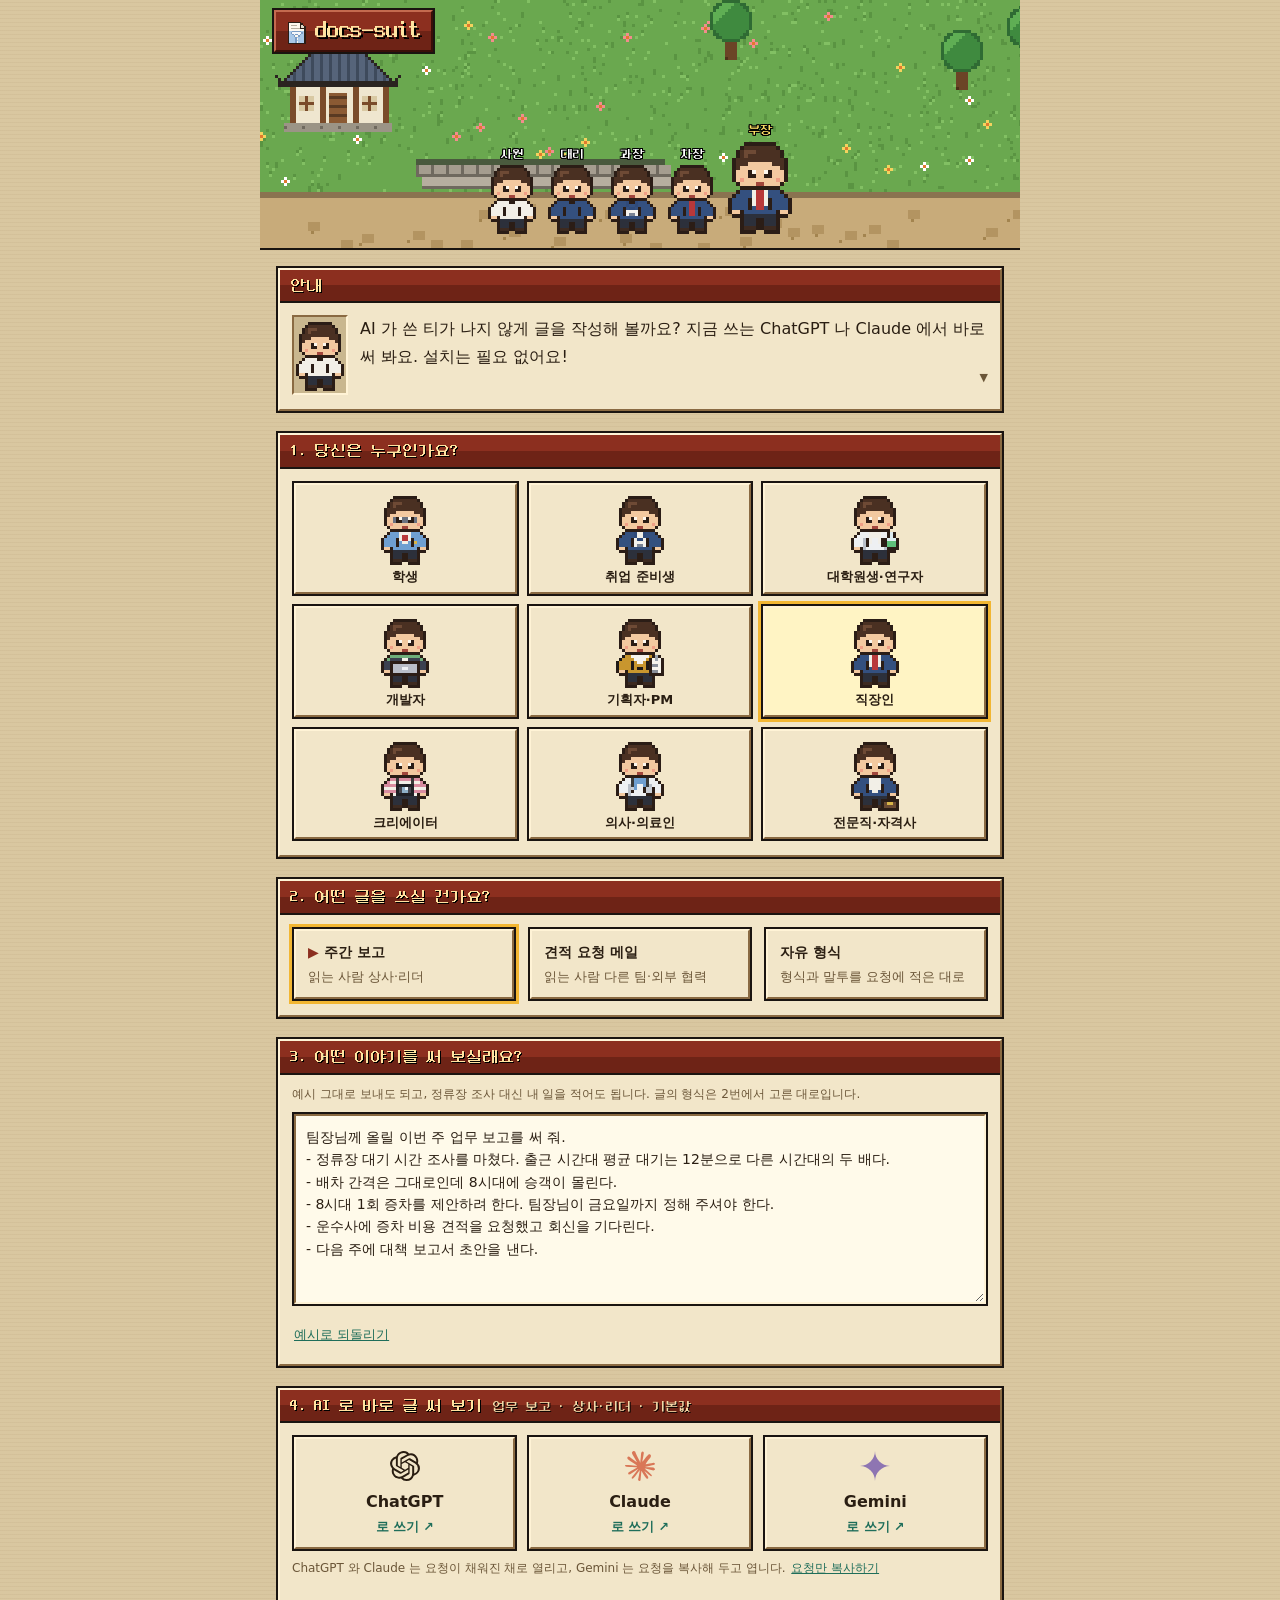
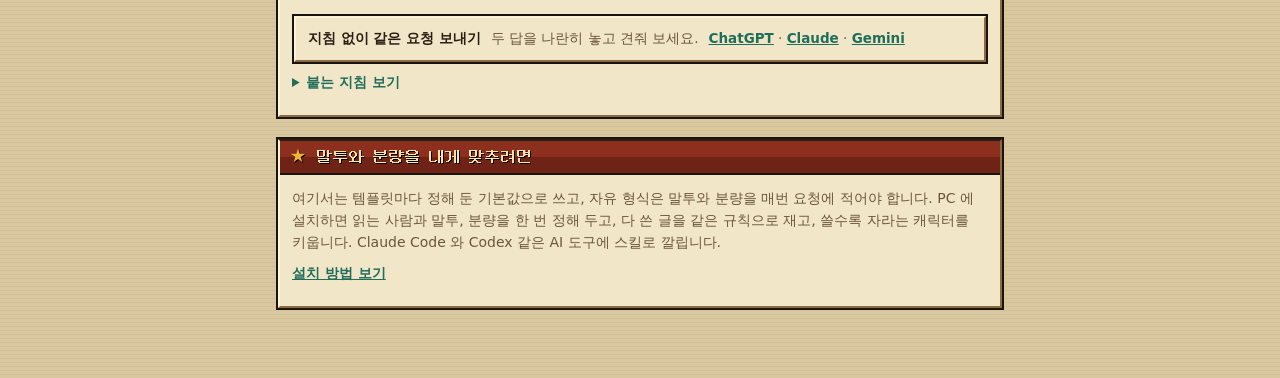
<file: docs/index.html>
<!doctype html>
<html lang="ko">
<head>
<meta charset="utf-8">
<meta name="docs-suit-data" content="7a0979a94a">
<meta name="viewport" content="width=device-width, initial-scale=1">
<title>docs-suit</title>
<!-- 링크를 붙였을 때 뜨는 미리보기 카드. 웹 판의 첫 주소는 index.html 이고 스크립트를 돌리지 않는 미리보기 수집기도 읽게 두 화면에 함께 둔다 -->
<meta name="description" content="AI 가 쓴 티가 나지 않게 글을 작성해 볼까요? 지금 쓰는 ChatGPT 나 Claude 에서 바로 써 봐요. 설치는 필요 없어요!">
<meta property="og:type" content="website">
<meta property="og:site_name" content="docs-suit">
<meta property="og:locale" content="ko_KR">
<meta property="og:title" content="docs-suit · AI 가 쓴 티 없이 바로 써 보기">
<meta property="og:description" content="AI 가 쓴 티가 나지 않게 글을 작성해 볼까요? 지금 쓰는 ChatGPT 나 Claude 에서 바로 써 봐요. 설치는 필요 없어요!">
<meta property="og:url" content="https://dodokim-lab.github.io/docs-suit/">
<meta property="og:image" content="https://dodokim-lab.github.io/docs-suit/readme/social-preview.png">
<meta property="og:image:width" content="1280">
<meta property="og:image:height" content="640">
<meta property="og:image:alt" content="글을 쓸수록 전직하는 docs-suit 도트 캐릭터">
<meta name="twitter:card" content="summary_large_image">
<link rel="icon" href="favicon.svg?v=50cfe72599" type="image/svg+xml">
<link rel="stylesheet" href="style.css?v=2f39be3485">
</head>
<body class="dash">
<script>
  // 웹 판은 써 보기 화면 하나라 대시보드를 거치지 않고 바로 연다. 화면이 iframe 안에서 스크롤되면 휴대폰의 당겨서 새로고침이 먹지 않는다.
  // suit.py serve 가 띄운 로컬 판은 머리에 열쇠를 심으므로 그대로 대시보드를 그린다
  if (!document.querySelector('meta[name="docs-suit-token"]')) location.replace("try.html" + location.search);
</script>
<header class="dashhead">
  <h1><img class="logo" src="favicon.svg?v=50cfe72599" alt="" width="24" height="28">docs-suit</h1>
  <nav class="tabs" role="tablist" aria-label="대시보드">
    <button type="button" role="tab" data-tab="character" aria-selected="false">캐릭터</button>
    <button type="button" role="tab" data-tab="setup" aria-selected="false">캐릭터 설정</button>
    <button type="button" role="tab" data-tab="theme" aria-selected="false">테마 설정</button>
  </nav>
</header>
<div id="local"></div>
<div class="frames">
  <iframe data-tab="character" title="캐릭터" hidden></iframe>
  <iframe data-tab="setup" title="캐릭터 설정" hidden></iframe>
  <iframe data-tab="theme" title="테마 설정" hidden></iframe>
</div>
<script src="local.js?v=9795dc0285"></script>
<script src="dashboard.js?v=d81b819bef"></script>
</body>
</html>
</file>
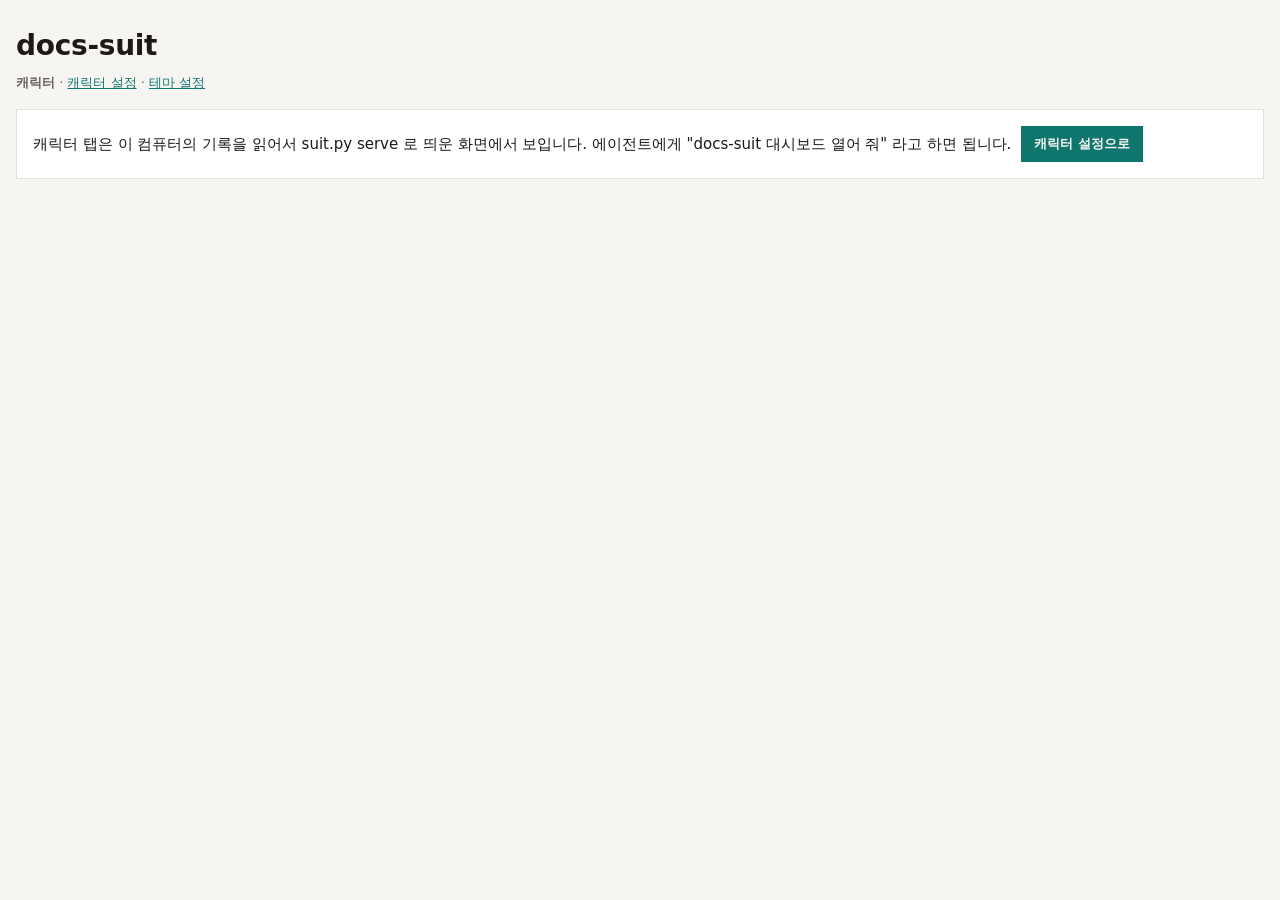
<file: docs/character.html>
<!doctype html>
<html lang="ko">
<head>
<meta charset="utf-8">
<meta name="docs-suit-data" content="7a0979a94a">
<meta name="viewport" content="width=device-width, initial-scale=1">
<title>docs-suit · 캐릭터</title>
<link rel="icon" href="favicon.svg?v=50cfe72599" type="image/svg+xml">
<link rel="stylesheet" href="style.css?v=2f39be3485">
</head>
<body>
<main>
  <header>
    <h1>docs-suit</h1>
    <p class="nav"><b>캐릭터</b> · <a href="index.html#setup">캐릭터 설정</a> · <a href="index.html#theme">테마 설정</a></p>
  </header>
  <div id="local"></div>
  <p class="empty" id="empty" hidden></p>
  <div class="layout charlayout" id="char" hidden>
    <aside class="out" aria-label="내 캐릭터">
      <canvas id="portrait" class="portrait big" width="160" height="240" role="img" aria-label="캐릭터 그림"></canvas>
      <div class="who" id="who"></div>
      <pre class="statusline" id="statusline" aria-label="상태 줄에 뜨는 모양"></pre>
      <ul class="ladder-list" id="next"></ul>
      <div class="row"><label><input type="checkbox" id="growthOn"> 캐릭터 키우기</label></div>
      <div class="status" id="status" aria-live="polite"></div>
    </aside>
    <div>
      <section class="step">
        <h2>꾸미기 <span class="now">머리 모양은 언제든 바꾸고, 옷 색과 소품, 옷은 전직하면서 열립니다</span></h2>
        <div id="looks"></div>
      </section>
      <section class="step">
        <h2>성장 기록 <span class="now" id="logNote"></span></h2>
        <div class="chips small" id="dex"></div>
        <table class="log" id="log"></table>
      </section>
      <section class="step">
        <h2>승급 키 <span class="now">3차와 4차 전직은 저장소에 기여하고 받은 키로 열립니다</span></h2>
        <ul class="ladder-list" id="keys"></ul>
        <div class="row">
          <label class="grow">키 <input type="text" id="key" autocomplete="off" spellcheck="false" placeholder="받은 키 전체를 붙여 넣습니다"></label>
          <button type="button" class="btn" id="addKey">넣기</button>
        </div>
      </section>
    </div>
  </div>
</main>
<script src="local.js?v=9795dc0285"></script>
<script src="core.js?v=228f293bc4"></script>
<script src="character.js?v=8eac79b3b2"></script>
</body>
</html>
</file>
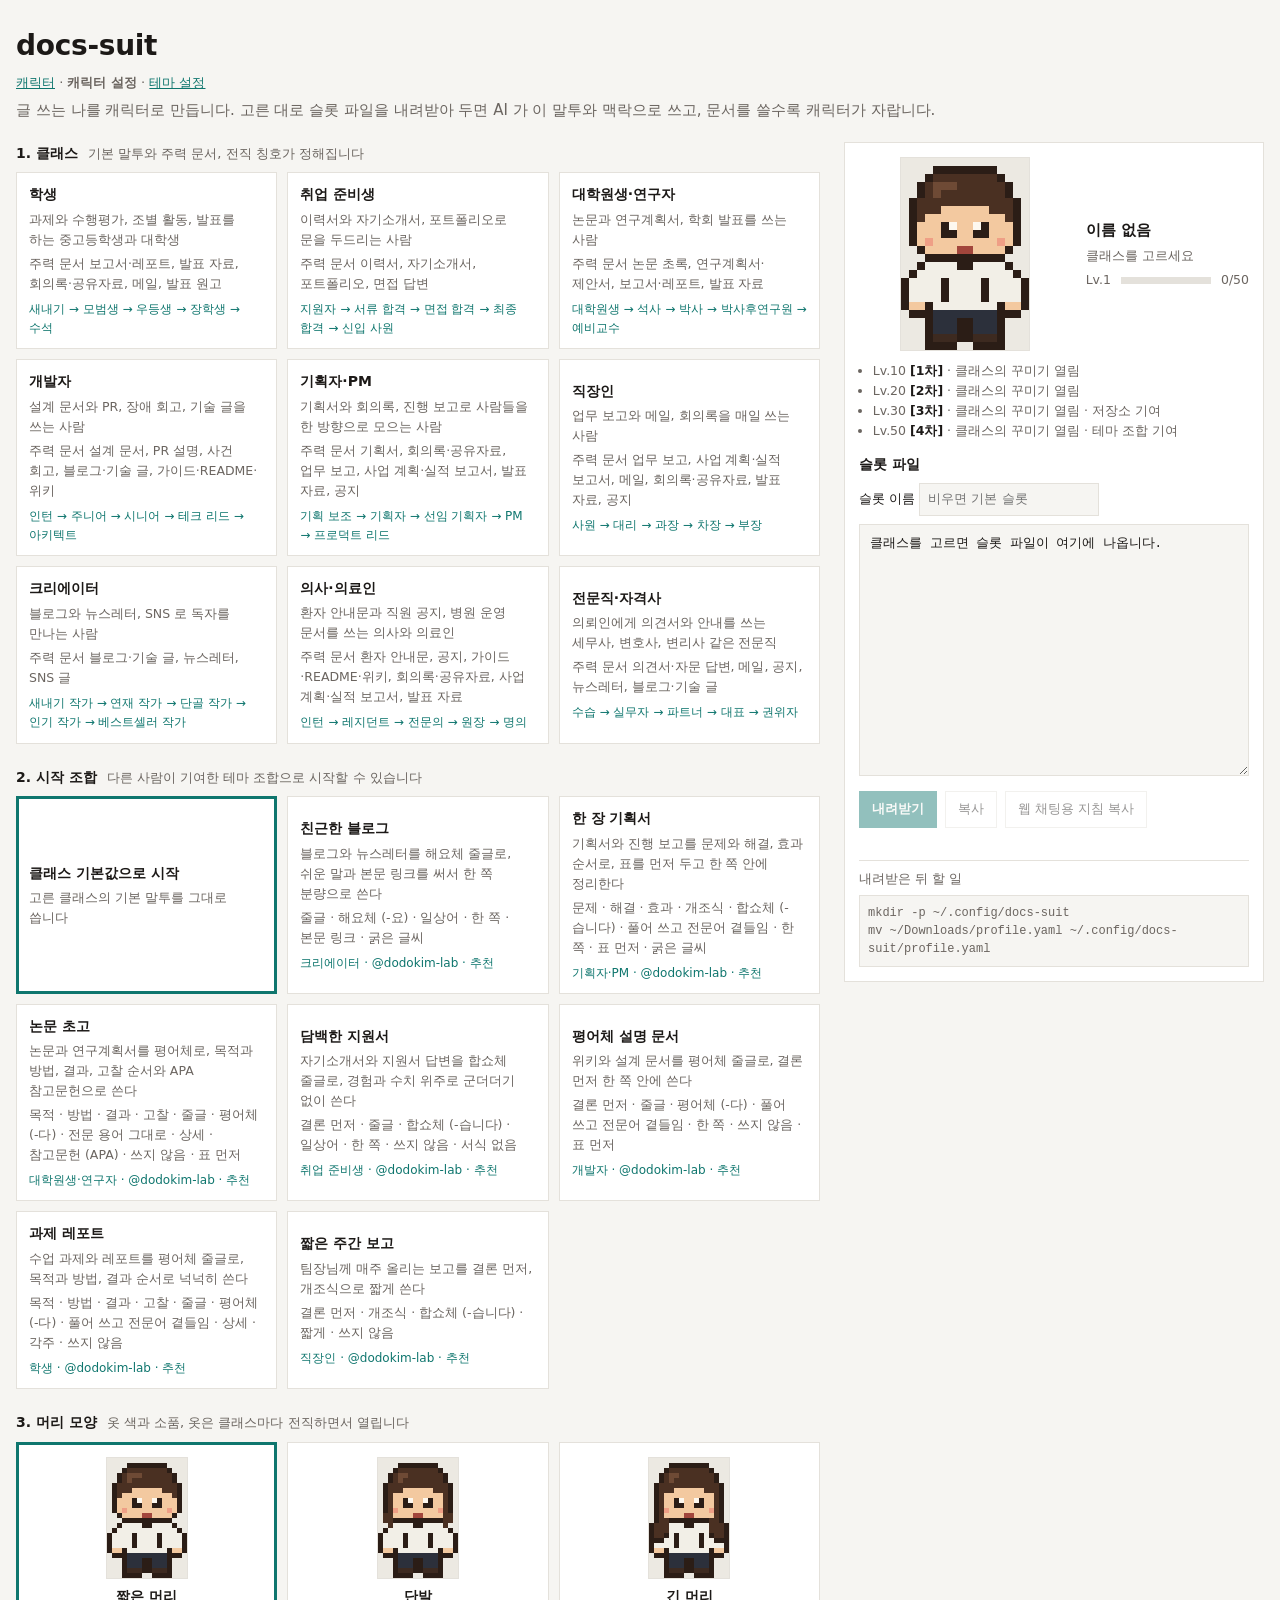
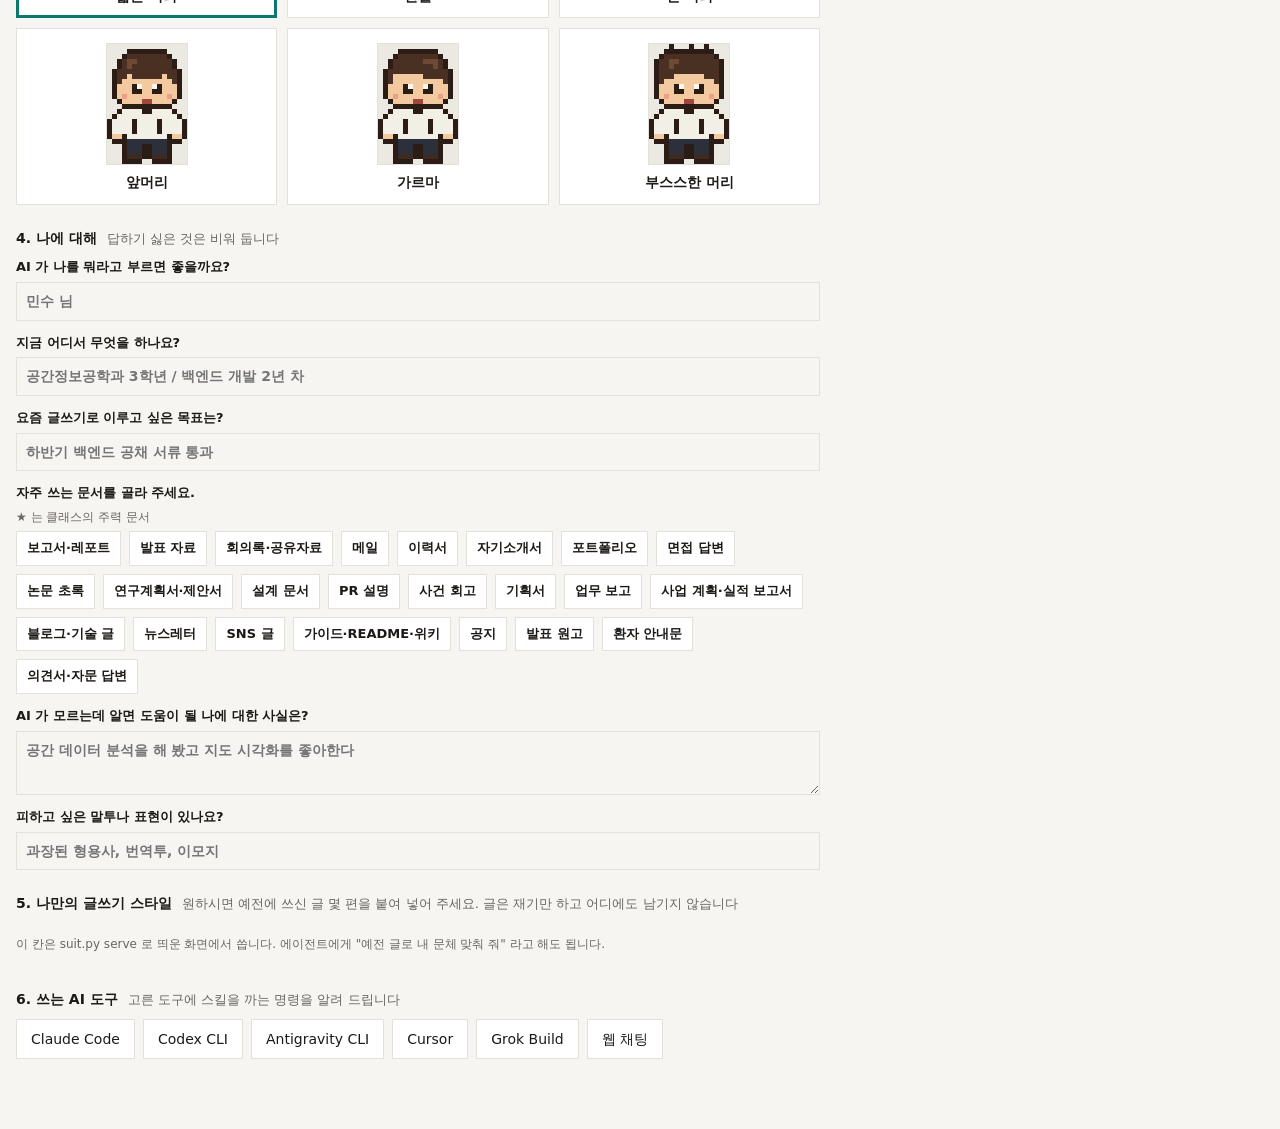
<file: docs/create.html>
<!doctype html>
<html lang="ko">
<head>
<meta charset="utf-8">
<meta name="docs-suit-data" content="7a0979a94a">
<meta name="viewport" content="width=device-width, initial-scale=1">
<title>docs-suit · 캐릭터 설정</title>
<link rel="icon" href="favicon.svg?v=50cfe72599" type="image/svg+xml">
<link rel="stylesheet" href="style.css?v=2f39be3485">
</head>
<body>
<main>
  <header>
    <h1>docs-suit</h1>
    <p class="nav"><a href="index.html#character">캐릭터</a> · <b>캐릭터 설정</b> · <a href="index.html#theme">테마 설정</a></p>
    <p>글 쓰는 나를 캐릭터로 만듭니다. 고른 대로 슬롯 파일을 내려받아 두면 AI 가 이 말투와 맥락으로 쓰고, 문서를 쓸수록 캐릭터가 자랍니다.</p>
  </header>
  <div id="local"></div>
  <div class="layout">
    <div>
      <section class="step">
        <h2>1. 클래스 <span class="now">기본 말투와 주력 문서, 전직 칭호가 정해집니다</span></h2>
        <div class="opts" id="classes"></div>
      </section>
      <section class="step">
        <h2>2. 시작 조합 <span class="now">다른 사람이 기여한 테마 조합으로 시작할 수 있습니다</span></h2>
        <div class="opts" id="presets"></div>
      </section>
      <section class="step">
        <h2>3. 머리 모양 <span class="now">옷 색과 소품, 옷은 클래스마다 전직하면서 열립니다</span></h2>
        <div class="opts" id="bases"></div>
      </section>
      <section class="step">
        <h2>4. 나에 대해 <span class="now">답하기 싫은 것은 비워 둡니다</span></h2>
        <div class="form" id="persona"></div>
      </section>
      <section class="step">
        <h2><span id="styleTitle">5. 나만의 글쓰기 스타일</span> <span class="now">원하시면 예전에 쓰신 글 몇 편을 붙여 넣어 주세요. 글은 재기만 하고 어디에도 남기지 않습니다</span></h2>
        <div class="form" id="learn"></div>
      </section>
      <section class="step">
        <h2>6. 쓰는 AI 도구 <span class="now">고른 도구에 스킬을 까는 명령을 알려 드립니다</span></h2>
        <div class="chips" id="agents"></div>
      </section>
    </div>
    <aside class="out" aria-label="만든 캐릭터">
      <div class="hero">
        <canvas id="portrait" class="portrait" width="128" height="192" role="img" aria-label="캐릭터 그림"></canvas>
        <div id="who"></div>
      </div>
      <ul class="ladder-list" id="ladder"></ul>
      <h2>슬롯 파일</h2>
      <div class="row">
        <label>슬롯 이름 <input id="slot" type="text" placeholder="비우면 기본 슬롯" autocomplete="off"></label>
      </div>
      <textarea id="yaml" class="yaml" readonly spellcheck="false" aria-label="슬롯 파일 내용"></textarea>
      <div class="row local-only">
        <label><input type="checkbox" id="installSkills"> 실행한 폴더에 고른 도구의 스킬도 깔기</label>
        <label><input type="checkbox" id="useHere"> 실행한 폴더에서 이 슬롯 쓰기</label>
      </div>
      <div class="row local-only" id="bindRow" hidden>
        <span class="note" id="bindNote"></span>
        <button type="button" class="btn" id="bind">이 폴더에서 이 캐릭터 쓰기</button>
      </div>
      <div class="actions">
        <button type="button" class="btn primary" id="download">내려받기</button>
        <button type="button" class="btn" id="copyYaml">복사</button>
        <button type="button" class="btn" id="copyPrompt">웹 채팅용 지침 복사</button>
      </div>
      <div class="status" id="status" aria-live="polite"></div>
      <div class="where">
        <span id="whereHead">내려받은 뒤 할 일</span>
        <pre class="cmd" id="install"></pre>
      </div>
    </aside>
  </div>
</main>
<script src="local.js?v=9795dc0285"></script>
<script src="core.js?v=228f293bc4"></script>
<script src="create.js?v=afe8549e6e"></script>
</body>
</html>
</file>
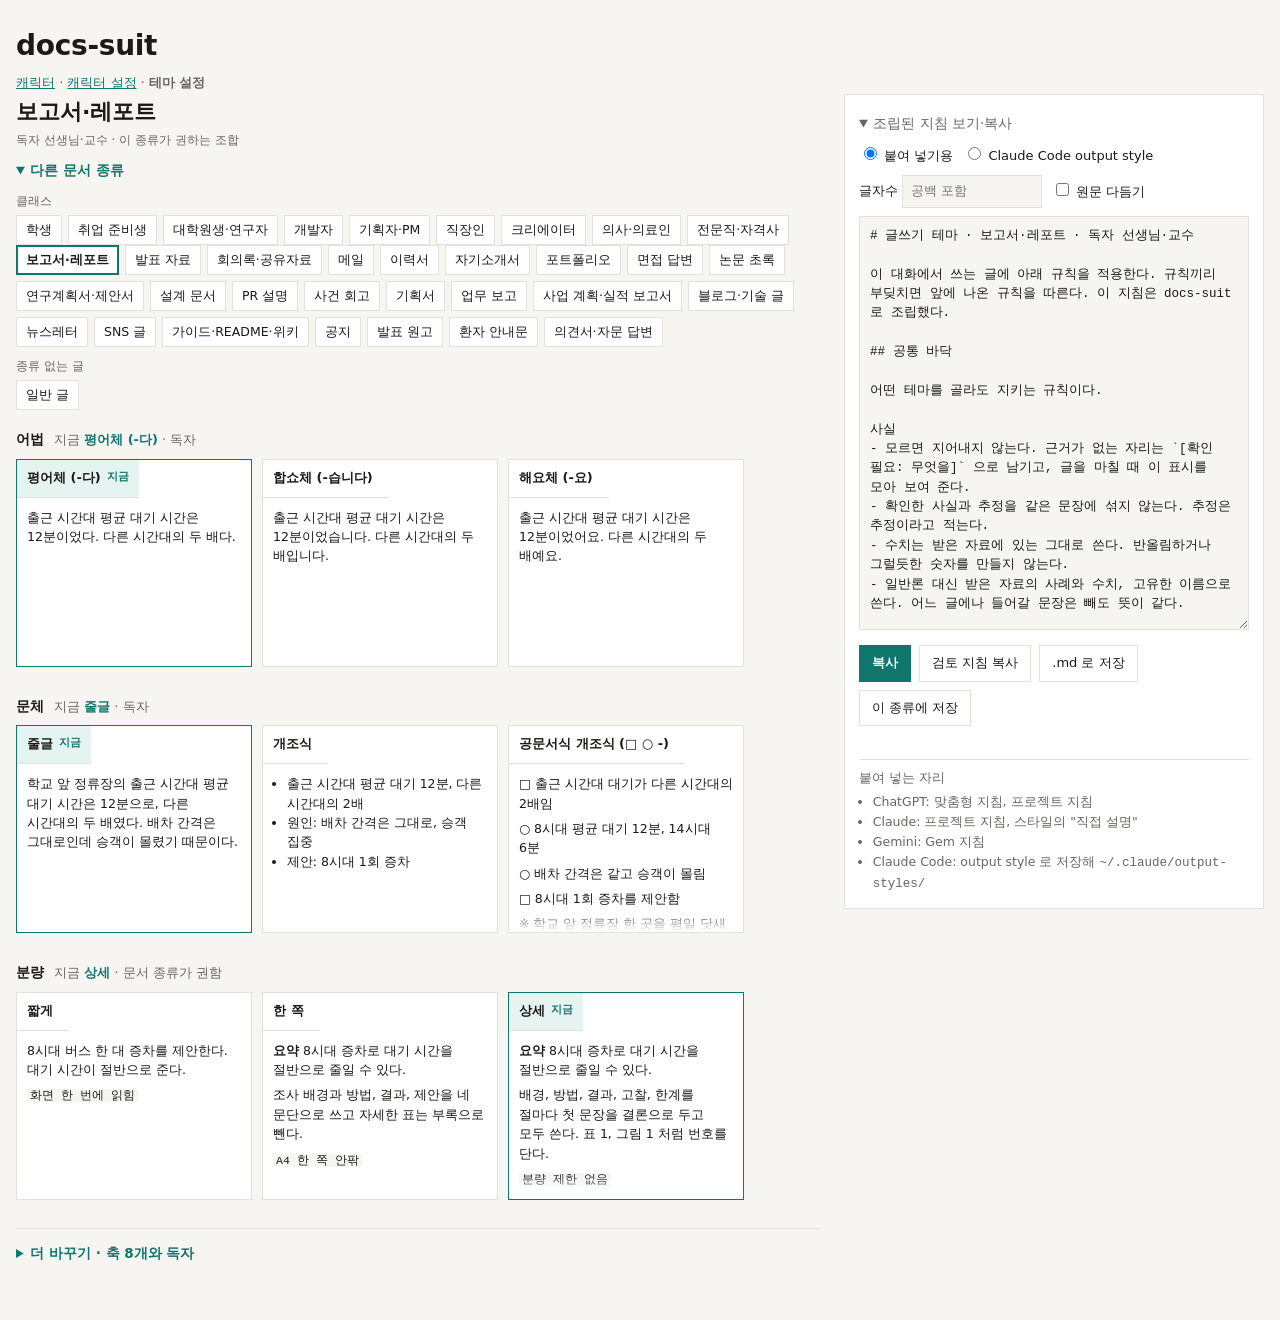
<file: docs/theme.html>
<!doctype html>
<html lang="ko">
<head>
<meta charset="utf-8">
<meta name="docs-suit-data" content="7a0979a94a">
<meta name="viewport" content="width=device-width, initial-scale=1">
<title>docs-suit · 테마 설정</title>
<link rel="icon" href="favicon.svg?v=50cfe72599" type="image/svg+xml">
<link rel="stylesheet" href="style.css?v=2f39be3485">
</head>
<body>
<main>
  <header>
    <h1>docs-suit</h1>
    <p class="nav"><a href="index.html#character">캐릭터</a> · <a href="index.html#setup">캐릭터 설정</a> · <b>테마 설정</b></p>
  </header>
  <div id="local"></div>
  <div class="layout">
    <div>
      <section class="kindbar">
        <h2 class="kindtitle" id="kindTitle"></h2>
        <p class="note" id="kindNote"></p>
        <details class="fold" id="kindPick">
          <summary>다른 문서 종류</summary>
          <div class="web-only">
            <p class="kgroup">클래스</p>
            <div class="chips small" id="classes"></div>
          </div>
          <div id="kinds"></div>
        </details>
      </section>
      <div id="gallery"></div>
      <details class="fold more" id="more">
        <summary id="moreSum">더 바꾸기</summary>
        <div class="audrow"><span>독자로 미리 보기</span><div class="chips small" id="auds"></div></div>
        <div id="gallery2"></div>
      </details>
    </div>
    <aside class="out" aria-label="고른 값">
      <section class="local-only pickbox">
        <ul class="picked" id="picked"></ul>
        <div class="actions">
          <button type="button" class="btn primary" id="apply">이번 문서에만 적용</button>
          <button type="button" class="btn" id="save">이 종류에 저장</button>
        </div>
        <div class="status" id="status" aria-live="polite"></div>
        <details class="fold opts">
          <summary>옵션</summary>
          <div class="row"><label><input type="checkbox" id="here"> 저장은 실행한 폴더에서만</label></div>
          <div class="row">
            <button type="button" class="btn link" id="reset">고른 것 지우기</button>
            <button type="button" class="btn link" id="clearKind" hidden>이 종류를 기본으로 되돌리기</button>
          </div>
        </details>
      </section>
      <details class="fold guide" id="guide">
        <summary>조립된 지침 보기·복사</summary>
        <div class="row">
          <label><input type="radio" name="fmt" value="prompt" checked> 붙여 넣기용</label>
          <label><input type="radio" name="fmt" value="output-style"> Claude Code output style</label>
        </div>
        <div class="row">
          <label>글자수 <input id="chars" type="number" min="100" step="100" placeholder="공백 포함"></label>
          <label><input type="checkbox" id="revise"> 원문 다듬기</label>
        </div>
        <textarea id="out" readonly spellcheck="false"></textarea>
        <div class="actions">
          <button type="button" class="btn primary" id="copy">복사</button>
          <button type="button" class="btn" id="copyReview">검토 지침 복사</button>
          <button type="button" class="btn" id="download">.md 로 저장</button>
          <button type="button" class="btn web-only" id="webSave">이 종류에 저장</button>
        </div>
        <div class="status web-only" id="webStatus" aria-live="polite"></div>
        <div class="where">
          붙여 넣는 자리
          <ul>
            <li>ChatGPT: 맞춤형 지침, 프로젝트 지침</li>
            <li>Claude: 프로젝트 지침, 스타일의 "직접 설명"</li>
            <li>Gemini: Gem 지침</li>
            <li>Claude Code: output style 로 저장해 <code>~/.claude/output-styles/</code></li>
          </ul>
        </div>
      </details>
      <div class="warn" id="warns" aria-live="polite"></div>
    </aside>
  </div>
</main>
<script src="local.js?v=9795dc0285"></script>
<script src="core.js?v=228f293bc4"></script>
<script src="app.js?v=c8bb537585"></script>
</body>
</html>
</file>
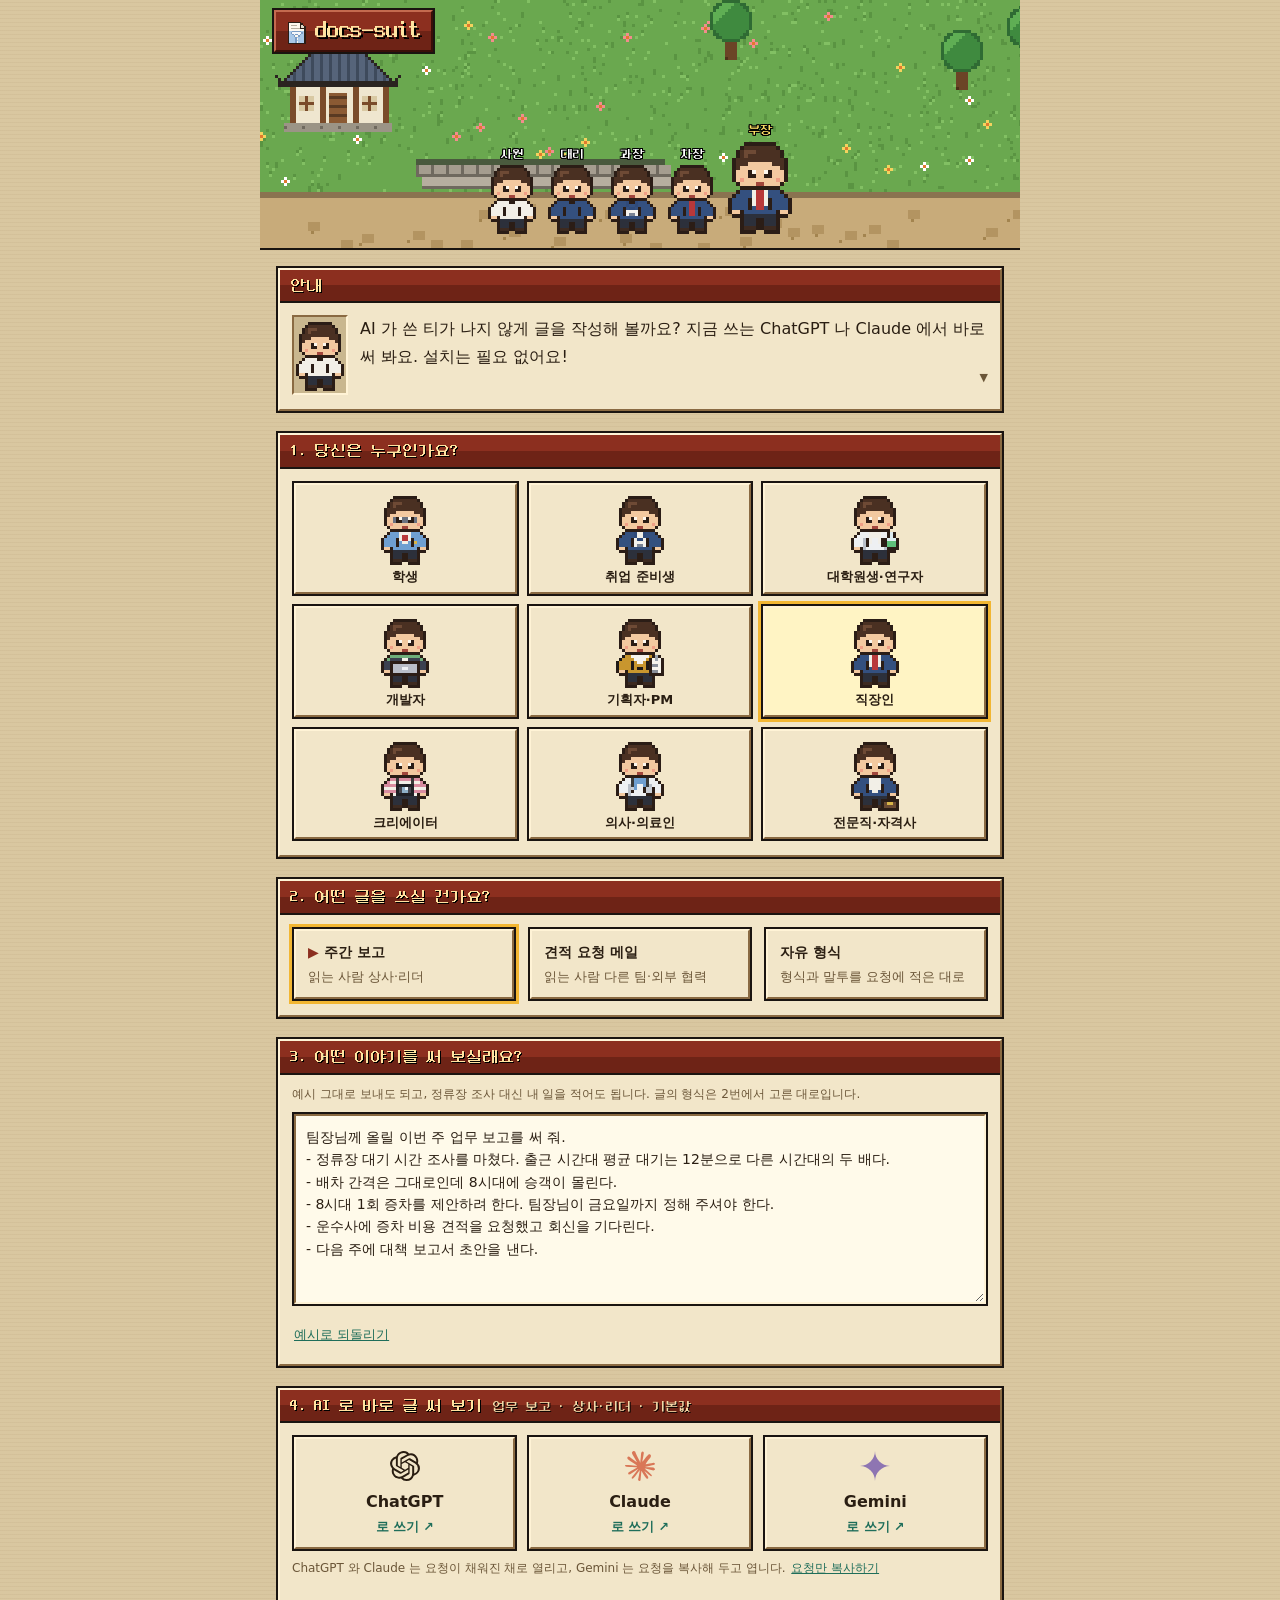
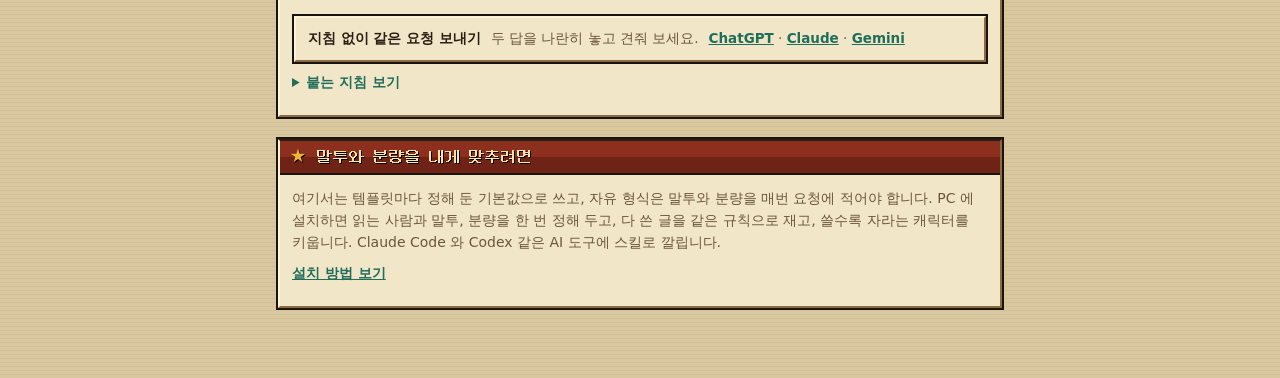
<file: docs/try.html>
<!doctype html>
<html lang="ko">
<head>
<meta charset="utf-8">
<meta name="docs-suit-data" content="7a0979a94a">
<meta name="viewport" content="width=device-width, initial-scale=1">
<title>docs-suit · 써 보기</title>
<!-- 링크를 붙였을 때 뜨는 미리보기 카드. 웹 판의 첫 주소는 index.html 이고 스크립트를 돌리지 않는 미리보기 수집기도 읽게 두 화면에 함께 둔다 -->
<meta name="description" content="AI 가 쓴 티가 나지 않게 글을 작성해 볼까요? 지금 쓰는 ChatGPT 나 Claude 에서 바로 써 봐요. 설치는 필요 없어요!">
<meta property="og:type" content="website">
<meta property="og:site_name" content="docs-suit">
<meta property="og:locale" content="ko_KR">
<meta property="og:title" content="docs-suit · AI 가 쓴 티 없이 바로 써 보기">
<meta property="og:description" content="AI 가 쓴 티가 나지 않게 글을 작성해 볼까요? 지금 쓰는 ChatGPT 나 Claude 에서 바로 써 봐요. 설치는 필요 없어요!">
<meta property="og:url" content="https://dodokim-lab.github.io/docs-suit/">
<meta property="og:image" content="https://dodokim-lab.github.io/docs-suit/readme/social-preview.png">
<meta property="og:image:width" content="1280">
<meta property="og:image:height" content="640">
<meta property="og:image:alt" content="글을 쓸수록 전직하는 docs-suit 도트 캐릭터">
<meta name="twitter:card" content="summary_large_image">
<link rel="icon" href="favicon.svg?v=50cfe72599" type="image/svg+xml">
<link rel="stylesheet" href="style.css?v=2f39be3485">
<link rel="stylesheet" href="retro.css?v=27f957c0a9">
</head>
<body class="retro">
<main class="try">
  <header class="map">
    <canvas id="scene" aria-hidden="true"></canvas>
    <h1><img class="logo" src="favicon.svg?v=50cfe72599" alt="" width="28" height="32">docs-suit</h1>
    <div class="stage" id="stage" aria-hidden="true"></div>
  </header>
  <section class="win npc">
    <h2>안내</h2>
    <div class="body"><canvas id="npc" aria-hidden="true"></canvas><p class="lead">AI 가 쓴 티가 나지 않게 글을 작성해 볼까요? 지금 쓰는 ChatGPT 나 Claude 에서 바로 써 봐요. 설치는 필요 없어요!</p></div>
  </section>

  <section class="step win">
    <h2>1. 당신은 누구인가요?</h2>
    <div class="picks" id="classes" role="group" aria-label="클래스"></div>
  </section>

  <section class="step win">
    <h2>2. 어떤 글을 쓰실 건가요?</h2>
    <div class="opts" id="trials" role="group" aria-label="문서 종류"></div>
  </section>

  <section class="step win">
    <h2>3. 어떤 이야기를 써 보실래요?</h2>
    <p class="note" id="askNote"></p>
    <textarea id="ask" class="ask" spellcheck="false" aria-label="AI 에 보낼 요청"></textarea>
    <div class="actions"><button type="button" class="btn link" id="reset">예시로 되돌리기</button></div>
  </section>

  <section class="step win">
    <h2>4. AI 로 바로 글 써 보기 <span class="now" id="picked"></span></h2>
    <div class="launch">
      <button type="button" class="go" data-ai="gpt"><svg class="logo-ai gpt" viewBox="0 0 24 24" aria-hidden="true"><path d="M22.2819 9.8211a5.9847 5.9847 0 0 0-.5157-4.9108 6.0462 6.0462 0 0 0-6.5098-2.9A6.0651 6.0651 0 0 0 4.9807 4.1818a5.9847 5.9847 0 0 0-3.9977 2.9 6.0462 6.0462 0 0 0 .7427 7.0966 5.98 5.98 0 0 0 .511 4.9107 6.051 6.051 0 0 0 6.5146 2.9001A5.9847 5.9847 0 0 0 13.2599 24a6.0557 6.0557 0 0 0 5.7718-4.2058 5.9894 5.9894 0 0 0 3.9977-2.9001 6.0557 6.0557 0 0 0-.7475-7.0729zm-9.022 12.6081a4.4755 4.4755 0 0 1-2.8764-1.0408l.1419-.0804 4.7783-2.7582a.7948.7948 0 0 0 .3927-.6813v-6.7369l2.02 1.1686a.071.071 0 0 1 .038.052v5.5826a4.504 4.504 0 0 1-4.4945 4.4944zm-9.6607-4.1254a4.4708 4.4708 0 0 1-.5346-3.0137l.142.0852 4.783 2.7582a.7712.7712 0 0 0 .7806 0l5.8428-3.3685v2.3324a.0804.0804 0 0 1-.0332.0615L9.74 19.9502a4.4992 4.4992 0 0 1-6.1408-1.6464zM2.3408 7.8956a4.485 4.485 0 0 1 2.3655-1.9728V11.6a.7664.7664 0 0 0 .3879.6765l5.8144 3.3543-2.0201 1.1685a.0757.0757 0 0 1-.071 0l-4.8303-2.7865A4.504 4.504 0 0 1 2.3408 7.872zm16.5963 3.8558L13.1038 8.364 15.1192 7.2a.0757.0757 0 0 1 .071 0l4.8303 2.7913a4.4944 4.4944 0 0 1-.6765 8.1042v-5.6772a.79.79 0 0 0-.407-.667zm2.0107-3.0231l-.142-.0852-4.7735-2.7818a.7759.7759 0 0 0-.7854 0L9.409 9.2297V6.8974a.0662.0662 0 0 1 .0284-.0615l4.8303-2.7866a4.4992 4.4992 0 0 1 6.6802 4.66zM8.3065 12.863l-2.02-1.1638a.0804.0804 0 0 1-.038-.0567V6.0742a4.4992 4.4992 0 0 1 7.3757-3.4537l-.142.0805L8.704 5.459a.7948.7948 0 0 0-.3927.6813zm1.0976-2.3654l2.602-1.4998 2.6069 1.4998v2.9994l-2.5974 1.4997-2.6067-1.4997Z"/></svg><span class="t">ChatGPT</span><span class="s">로 쓰기 <span aria-hidden="true">↗</span></span></button>
      <button type="button" class="go" data-ai="claude"><svg class="logo-ai claude" viewBox="0 0 24 24" aria-hidden="true"><path d="m4.7144 15.9555 4.7174-2.6471.079-.2307-.079-.1275h-.2307l-.7893-.0486-2.6956-.0729-2.3375-.0971-2.2646-.1214-.5707-.1215-.5343-.7042.0546-.3522.4797-.3218.686.0608 1.5179.1032 2.2767.1578 1.6514.0972 2.4468.255h.3886l.0546-.1579-.1336-.0971-.1032-.0972L6.973 9.8356l-2.55-1.6879-1.3356-.9714-.7225-.4918-.3643-.4614-.1578-1.0078.6557-.7225.8803.0607.2246.0607.8925.686 1.9064 1.4754 2.4893 1.8336.3643.3035.1457-.1032.0182-.0728-.164-.2733-1.3539-2.4467-1.445-2.4893-.6435-1.032-.17-.6194c-.0607-.255-.1032-.4674-.1032-.7285L6.287.1335 6.6997 0l.9957.1336.419.3642.6192 1.4147 1.0018 2.2282 1.5543 3.0296.4553.8985.2429.8318.091.255h.1579v-.1457l.1275-1.706.2368-2.0947.2307-2.6957.0789-.7589.3764-.9107.7468-.4918.5828.2793.4797.686-.0668.4433-.2853 1.8517-.5586 2.9021-.3643 1.9429h.2125l.2429-.2429.9835-1.3053 1.6514-2.0643.7286-.8196.85-.9046.5464-.4311h1.0321l.759 1.1293-.34 1.1657-1.0625 1.3478-.8804 1.1414-1.2628 1.7-.7893 1.36.0729.1093.1882-.0183 2.8535-.607 1.5421-.2794 1.8396-.3157.8318.3886.091.3946-.3278.8075-1.967.4857-2.3072.4614-3.4364.8136-.0425.0304.0486.0607 1.5482.1457.6618.0364h1.621l3.0175.2247.7892.522.4736.6376-.079.4857-1.2142.6193-1.6393-.3886-3.825-.9107-1.3113-.3279h-.1822v.1093l1.0929 1.0686 2.0035 1.8092 2.5075 2.3314.1275.5768-.3218.4554-.34-.0486-2.2039-1.6575-.85-.7468-1.9246-1.621h-.1275v.17l.4432.6496 2.3436 3.5214.1214 1.0807-.17.3521-.6071.2125-.6679-.1214-1.3721-1.9246L14.38 17.959l-1.1414-1.9428-.1397.079-.674 7.2552-.3156.3703-.7286.2793-.6071-.4614-.3218-.7468.3218-1.4753.3886-1.9246.3157-1.53.2853-1.9004.17-.6314-.0121-.0425-.1397.0182-1.4328 1.9672-2.1796 2.9446-1.7243 1.8456-.4128.164-.7164-.3704.0667-.6618.4008-.5889 2.386-3.0357 1.4389-1.882.929-1.0868-.0062-.1579h-.0546l-6.3385 4.1164-1.1293.1457-.4857-.4554.0608-.7467.2307-.2429 1.9064-1.3114Z"/></svg><span class="t">Claude</span><span class="s">로 쓰기 <span aria-hidden="true">↗</span></span></button>
      <button type="button" class="go" data-ai="gemini"><svg class="logo-ai gemini" viewBox="0 0 24 24" aria-hidden="true"><path d="M11.04 19.32Q12 21.51 12 24q0-2.49.93-4.68.96-2.19 2.58-3.81t3.81-2.55Q21.51 12 24 12q-2.49 0-4.68-.93a12.3 12.3 0 0 1-3.81-2.58 12.3 12.3 0 0 1-2.58-3.81Q12 2.49 12 0q0 2.49-.96 4.68-.93 2.19-2.55 3.81a12.3 12.3 0 0 1-3.81 2.58Q2.49 12 0 12q2.49 0 4.68.96 2.19.93 3.81 2.55t2.55 3.81"/></svg><span class="t">Gemini</span><span class="s">로 쓰기 <span aria-hidden="true">↗</span></span></button>
    </div>
    <p class="note">ChatGPT 와 Claude 는 요청이 채워진 채로 열리고, Gemini 는 요청을 복사해 두고 엽니다. <button type="button" class="btn link" id="copy">요청만 복사하기</button></p>
    <div class="status" id="status" aria-live="polite"></div>
    <div class="compare">
      <b>지침 없이 같은 요청 보내기</b>
      <span>두 답을 나란히 놓고 견줘 보세요.</span>
      <span class="links"><button type="button" class="btn link" data-ai="gpt" data-raw="1">ChatGPT</button> · <button type="button" class="btn link" data-ai="claude" data-raw="1">Claude</button> · <button type="button" class="btn link" data-ai="gemini" data-raw="1">Gemini</button></span>
    </div>
    <details class="fold">
      <summary>붙는 지침 보기</summary>
      <textarea id="rules" readonly aria-label="붙는 지침"></textarea>
    </details>
  </section>

  <section class="step win install">
    <h2>말투와 분량을 내게 맞추려면</h2>
    <p>여기서는 템플릿마다 정해 둔 기본값으로 쓰고, 자유 형식은 말투와 분량을 매번 요청에 적어야 합니다. PC 에 설치하면 읽는 사람과 말투, 분량을 한 번 정해 두고, 다 쓴 글을 같은 규칙으로 재고, 쓸수록 자라는 캐릭터를 키웁니다. Claude Code 와 Codex 같은 AI 도구에 스킬로 깔립니다.</p>
    <p><a href="https://github.com/dodokim-lab/docs-suit#빠른-시작" target="_blank" rel="noopener">설치 방법 보기</a></p>
  </section>
</main>
<dialog id="confirm" aria-labelledby="cfmTitle">
  <p class="q" id="cfmTitle"></p>
  <p class="d" id="cfmBody"></p>
  <div class="yn">
    <button type="button" class="btn" id="cfmNo">아니요</button>
    <button type="button" class="btn primary" id="cfmYes">예</button>
  </div>
</dialog>
<script src="local.js?v=9795dc0285"></script>
<script src="core.js?v=228f293bc4"></script>
<script src="try.js?v=e83a067fc9"></script>
<script src="map.js?v=7eb47662d5"></script>
</body>
</html>
</file>
<file: docs/style.css>
/* docs-suit 웹 화면 공통 모양. 대시보드(index.html)와 그 탭인 써 보기(try.html), 캐릭터(character.html), 캐릭터 설정(create.html), 테마 설정(theme.html)이 함께 쓴다. */
:root {
  --bg: #f6f5f2; --surface: #ffffff; --line: #e4e1db; --ink: #1c1917; --muted: #6b6560;
  --accent: #0f766e; --accent-tint: #e6f4f1; --warn: #9f1239; --chosen: #0f766e;
  color-scheme: light;
}
@media (prefers-color-scheme: dark) {
  :root {
    --bg: #131312; --surface: #1c1b19; --line: #34312d; --ink: #ecebe8; --muted: #a8a29e;
    --accent: #5eead4; --accent-tint: #13302b; --warn: #fda4af; --chosen: #5eead4;
    color-scheme: dark;
  }
}
* { box-sizing: border-box; }
[hidden] { display: none !important; }
body { margin: 0; background: var(--bg); color: var(--ink); font: 15px/1.6 Pretendard, "Apple SD Gothic Neo", "Noto Sans KR", system-ui, sans-serif; word-break: keep-all; overflow-wrap: anywhere; }
main { max-width: 1320px; margin: 0 auto; padding: 24px 16px 48px; }
header h1 { font-size: 28px; margin: 0; letter-spacing: -0.01em; }
header p { color: var(--muted); margin: 4px 0 20px; }
.layout { display: grid; grid-template-columns: minmax(0, 1fr) minmax(0, 420px); gap: 24px; align-items: start; }
.step { margin-bottom: 22px; }
.step > h2 { font-size: 14px; margin: 0 0 8px; display: flex; align-items: baseline; gap: 10px; flex-wrap: wrap; }
.step > h2 .now { font-weight: 500; font-size: 13px; color: var(--muted); }
.step > h2 .now b { color: var(--accent); }
.note { font-size: 12px; color: var(--muted); margin: -4px 0 8px; }
.chips { display: flex; flex-wrap: wrap; gap: 8px; }
.chip { font: inherit; font-size: 14px; padding: 8px 14px; border: 1px solid var(--line); background: var(--surface); color: var(--ink); cursor: pointer; }
.chip[aria-pressed="true"] { border-color: var(--chosen); box-shadow: inset 0 0 0 1px var(--chosen); font-weight: 700; }
.cards { display: flex; gap: 10px; overflow-x: auto; padding-bottom: 6px; scroll-snap-type: x proximity; }
.card { flex: 0 0 236px; scroll-snap-align: start; text-align: left; font: inherit; color: inherit; background: var(--surface); border: 1px solid var(--line); padding: 0; cursor: pointer; display: flex; flex-direction: column; position: relative; }
.card:disabled { cursor: not-allowed; opacity: .45; }
.card .cl { display: flex; justify-content: space-between; gap: 6px; padding: 8px 10px; font-size: 13px; font-weight: 700; border-bottom: 1px solid var(--line); }
.card .badge { font-size: 11px; font-weight: 700; color: var(--accent); }
.card .pv { display: block; padding: 10px; font-size: 12.5px; line-height: 1.55; height: 168px; overflow: hidden; position: relative; }
.card .pv::after { content: ""; position: absolute; left: 0; right: 0; bottom: 0; height: 24px; background: linear-gradient(transparent, var(--surface)); }
.card .pv.frame::after, .card .pv.slide::after { display: none; }
.card.active { border-color: var(--accent); }
.card.active .cl { background: var(--accent-tint); }
.card.chosen { box-shadow: inset 0 0 0 2px var(--chosen); border-color: var(--chosen); }
.card:focus-visible, .chip:focus-visible, button:focus-visible, input:focus-visible { outline: 2px solid var(--accent); outline-offset: 2px; }
.pv p { margin: 0 0 6px; }
.pv ul { margin: 0 0 6px; padding-left: 1.1em; }
.pv h4 { margin: 4px 0 2px; font-size: 12.5px; }
.pv table { border-collapse: collapse; font-size: 11.5px; }
.pv td { border: 1px solid var(--line); padding: 2px 5px; }
.pv code { font-family: "SF Mono", Menlo, Consolas, monospace; font-size: 11.5px; background: var(--bg); padding: 0 3px; }
.pv pre { margin: 0; font: 11px/1.45 "SF Mono", Menlo, Consolas, monospace; background: var(--bg); padding: 6px; white-space: pre-wrap; }
.pv a { color: var(--accent); }
.pv.slide { padding: 0; }
.deck { height: 100%; padding: 14px; display: flex; flex-direction: column; gap: 8px; }
.deck .t { font-size: 15px; font-weight: 800; line-height: 1.3; }
.deck .bar { width: 36px; height: 3px; }
.deck .n { font-size: 26px; font-weight: 800; line-height: 1; }
.deck .s { font-size: 11px; }
.pv.frame { padding: 0; }
.pv iframe { width: 100%; height: 100%; border: 0; background: #fff; pointer-events: none; }
aside.out { position: sticky; top: 12px; background: var(--surface); border: 1px solid var(--line); padding: 14px; }
aside.out h2 { font-size: 14px; margin: 0 0 8px; }
.row { display: flex; gap: 10px; flex-wrap: wrap; align-items: center; font-size: 13px; margin-bottom: 8px; }
.row input[type=number] { width: 140px; font: inherit; padding: 5px 8px; background: var(--bg); color: var(--ink); border: 1px solid var(--line); }
textarea { width: 100%; height: 46vh; min-height: 260px; font: 12.5px/1.55 "SF Mono", Menlo, Consolas, "D2Coding", monospace; padding: 10px; background: var(--bg); color: var(--ink); border: 1px solid var(--line); resize: vertical; }
.actions { display: flex; flex-wrap: wrap; gap: 8px; margin-top: 8px; }
button.btn { font: inherit; font-size: 13px; padding: 7px 12px; border: 1px solid var(--line); background: var(--surface); color: var(--ink); cursor: pointer; }
button.primary { background: var(--accent); border-color: var(--accent); color: var(--bg); font-weight: 700; }
.status { font-size: 12.5px; color: var(--accent); min-height: 1.3em; margin-top: 6px; }
.warn { font-size: 12.5px; color: var(--warn); }
.where { font-size: 12.5px; color: var(--muted); margin-top: 10px; border-top: 1px solid var(--line); padding-top: 8px; }
.where ul { margin: 4px 0 0; padding-left: 1.1em; }
@media (max-width: 900px) {
  .layout { grid-template-columns: minmax(0, 1fr); }
  aside.out { position: static; }
  .card { flex-basis: 210px; }
}

/* 두 화면을 오가는 줄 */
.nav { margin: 4px 0 0; font-size: 13px; color: var(--muted); }
.nav a { color: var(--accent); }

/* 캐릭터 만들기 */
.opts { display: grid; grid-template-columns: repeat(auto-fill, minmax(210px, 1fr)); gap: 10px; }
.opt { text-align: left; font: inherit; color: inherit; background: var(--surface); border: 1px solid var(--line); padding: 10px 12px; cursor: pointer; }
.opt[aria-pressed="true"] { border-color: var(--chosen); box-shadow: inset 0 0 0 2px var(--chosen); }
.opt:focus-visible { outline: 2px solid var(--accent); outline-offset: 2px; }
.opt b { display: block; font-size: 14px; }
.opt .d { display: block; font-size: 12.5px; color: var(--muted); margin-top: 4px; }
.opt .ladder { display: block; font-size: 12px; color: var(--accent); margin-top: 6px; }
.opt.base { text-align: center; }
.portrait { display: block; margin: 0 auto; image-rendering: pixelated; background: #ece9e2; border: 1px solid var(--line); }
.opt .portrait { margin: 4px auto 6px; }
.form { display: grid; gap: 12px; }
.form label { display: grid; gap: 4px; font-size: 13px; font-weight: 600; }
.form .hint { font-weight: 400; color: var(--muted); font-size: 12px; }
.form input[type=text], .form textarea { font: inherit; font-size: 14px; padding: 7px 9px; background: var(--bg); color: var(--ink); border: 1px solid var(--line); width: 100%; height: auto; min-height: 0; resize: vertical; }
.form textarea { min-height: 64px; }
.form .chips .chip { font-size: 13px; padding: 6px 10px; }
.row input[type=text] { width: 180px; font: inherit; padding: 5px 8px; background: var(--bg); color: var(--ink); border: 1px solid var(--line); }
.hero { display: flex; gap: 14px; align-items: center; }
.hero .t { font-weight: 800; font-size: 15px; }
.hero .s { font-size: 12.5px; color: var(--muted); margin-top: 4px; font-variant-numeric: tabular-nums; }
.ladder-list { font-size: 12.5px; margin: 10px 0 12px; padding-left: 1.1em; color: var(--muted); }
.ladder-list b { color: var(--ink); }
textarea.yaml { height: 28vh; min-height: 180px; }
pre.cmd { font: 12px/1.5 "SF Mono", Menlo, Consolas, monospace; background: var(--bg); border: 1px solid var(--line); padding: 8px; white-space: pre-wrap; overflow-wrap: anywhere; margin: 6px 0 0; }
button:disabled { opacity: .45; cursor: not-allowed; }
.lvbar { display: inline-block; width: 90px; height: 7px; background: var(--line); vertical-align: middle; margin: 0 6px; }
.lvbar i { display: block; height: 100%; background: var(--accent); }

/* 로컬로 띄운 화면의 띠 */
.local { display: flex; flex-wrap: wrap; gap: 8px; align-items: center; font-size: 13px; padding: 10px 12px; margin: 0 0 16px;
  background: var(--accent-tint); border: 1px solid var(--accent); }
.local code { font: 12px "SF Mono", Menlo, monospace; }
.local select { font: inherit; padding: 4px 6px; background: var(--surface); color: var(--ink); border: 1px solid var(--line); }
.local .muted { color: var(--muted); }
.local .btn { margin-left: auto; }
.local-only { display: none; }
body.is-local .local-only { display: revert; }
body.is-local .web-only { display: none; }

/* 테마 고르기: 문서 종류가 맨 위의 구분이고, 그 아래에 정말 고를 축 셋만 펼친다. 나머지는 접어 둔다 */
.kindbar { margin-bottom: 18px; }
.kindtitle { font-size: 22px; margin: 0 0 2px; }
.kindbar > .note { margin: 0 0 10px; }
details.fold > summary { cursor: pointer; font-size: 13.5px; color: var(--accent); font-weight: 600; margin: 4px 0 8px; }
details.fold[open] > summary { margin-bottom: 10px; }
.kgroup { font-size: 12px; color: var(--muted); margin: 10px 0 4px; }
.chips.small { gap: 6px; }
.chips.small .chip { font-size: 12.5px; padding: 4px 9px; }
.audrow { display: flex; flex-wrap: wrap; gap: 8px; align-items: center; font-size: 13px; color: var(--muted); margin: 0 0 18px; }
.cards.overflow { -webkit-mask-image: linear-gradient(to right, #000 88%, transparent); mask-image: linear-gradient(to right, #000 88%, transparent); }
details.more { margin-top: 4px; border-top: 1px solid var(--line); padding-top: 10px; }
ul.picked { margin: 0 0 4px; padding-left: 1.1em; font-size: 13.5px; }
ul.picked .muted { color: var(--muted); list-style: none; margin-left: -1.1em; }
button.btn.link { border: 0; background: none; color: var(--accent); padding: 4px 2px; text-decoration: underline; }
details.opts { margin-top: 6px; }
details.opts > summary, details.guide > summary { color: var(--muted); font-weight: 500; }
body.is-local details.guide { border-top: 1px solid var(--line); padding-top: 8px; margin-top: 10px; }
.local code { cursor: help; }
@media (max-width: 900px) {
  /* 로컬 화면에서는 고른 값과 적용 버튼을 아래에 붙은 띠로 띄운다. 맨 아래로 밀리면 고른 뒤 누를 곳을 못 찾는다 */
  body.is-local main { padding-bottom: 130px; }
  body.is-local .pickbox { position: fixed; left: 0; right: 0; bottom: 0; z-index: 5; margin: 0; padding: 10px 16px;
    background: var(--surface); border-top: 2px solid var(--accent); box-shadow: 0 -4px 14px rgba(0, 0, 0, .08); }
  body.is-local ul.picked { display: flex; flex-wrap: wrap; gap: 4px 14px; padding: 0; list-style: none; max-height: 3.2em; overflow: auto; }
  body.is-local ul.picked .muted { margin-left: 0; }
  body.is-local .pickbox .actions { margin-top: 4px; }
}

/* 캐릭터 만들기: 예전 글에서 문체 배우기 */
.form label.inline { display: block; font-weight: 400; font-size: 13px; margin: 4px 0; }
.form textarea.sample { min-height: 110px; }
.learned { border: 1px solid var(--line); background: var(--surface); padding: 10px 12px; }
.learned p { margin: 0 0 6px; font-size: 13px; }

/* 대시보드: 머리말과 탭, 띠 아래를 탭 화면이 채운다 */
body.dash { height: 100vh; display: flex; flex-direction: column; overflow: hidden; }
.dashhead { display: flex; flex-wrap: wrap; align-items: baseline; gap: 6px 22px; padding: 16px 16px 0; max-width: 1320px; width: 100%; margin: 0 auto; }
.dashhead h1 { font-size: 24px; margin: 0; }
.tabs { display: flex; gap: 2px; }
.tabs [role=tab] { font: inherit; font-size: 14px; padding: 8px 14px; border: 0; border-bottom: 2px solid transparent; background: none; color: var(--muted); cursor: pointer; }
.tabs [role=tab][aria-selected="true"] { color: var(--ink); border-bottom-color: var(--accent); font-weight: 700; }
body.dash #local { max-width: 1320px; width: calc(100% - 32px); margin: 10px auto 0; }
body.dash #local:empty { display: none; }
.frames { flex: 1; min-height: 0; border-top: 1px solid var(--line); margin-top: 10px; }
.frames iframe { display: block; width: 100%; height: 100%; border: 0; background: var(--bg); }
.frames iframe[hidden] { display: none; }
/* 대시보드 탭 안에서는 머리말과 띠를 대시보드가 그린다 */
html.embedded main > header, html.embedded #local { display: none; }
html.embedded main { padding-top: 16px; }

/* 캐릭터 탭 */
.charlayout { grid-template-columns: minmax(0, 320px) minmax(0, 1fr); }
.charlayout aside.out { order: -1; }
.portrait.big { margin-bottom: 12px; }
.who .t { font-weight: 800; font-size: 17px; }
.who .s { font-size: 13px; color: var(--muted); margin-top: 4px; font-variant-numeric: tabular-nums; }
pre.statusline { font: 12.5px/1.5 "SF Mono", Menlo, Consolas, monospace; background: #1c1b19; color: #ecebe8; padding: 8px 10px; margin: 12px 0 0; white-space: pre-wrap; overflow-wrap: anywhere; }
h3.parthead { font-size: 13px; margin: 14px 0 6px; color: var(--muted); font-weight: 600; }
.opts.looks { grid-template-columns: repeat(auto-fill, minmax(96px, 1fr)); gap: 8px; }
.opts.looks .opt { padding: 6px; }
.opts.looks .opt b { font-size: 12.5px; }
.opts.looks .opt .d { font-size: 11px; }
canvas.locked { opacity: .35; filter: grayscale(1); }
.dexchip { cursor: default; font-size: 12px; padding: 3px 8px; color: var(--muted); }
.dexchip.got { color: var(--ink); border-color: var(--accent); font-weight: 700; }
table.log { border-collapse: collapse; width: 100%; font-size: 13px; margin-top: 12px; }
table.log th, table.log td { text-align: left; border-bottom: 1px solid var(--line); padding: 6px 8px; }
table.log th { color: var(--muted); font-weight: 600; font-size: 12px; }
table.log .muted, .ladder-list .muted { color: var(--muted); }
label.grow { flex: 1; display: flex; gap: 8px; align-items: center; }
label.grow input { flex: 1; width: auto; font: inherit; padding: 5px 8px; background: var(--bg); color: var(--ink); border: 1px solid var(--line); }
.empty { background: var(--surface); border: 1px solid var(--line); padding: 16px; display: flex; flex-wrap: wrap; gap: 10px; align-items: center; }
@media (max-width: 900px) {
  .charlayout { grid-template-columns: minmax(0, 1fr); }
}

/* 웹 판의 써 보기 탭. 휴대폰에서 링크를 눌러 들어온 사람이 위에서 아래로 한 번에 따라오게 한 열로 둔다 */
main.try { max-width: 760px; }
.try .lead { font-size: 15px; margin: 0 0 20px; }
.try .opts { grid-template-columns: repeat(auto-fill, minmax(220px, 1fr)); }
.try textarea.ask { height: auto; min-height: 190px; font: 14px/1.6 Pretendard, "Apple SD Gothic Neo", "Noto Sans KR", system-ui, sans-serif; }
.try textarea#rules { margin-top: 6px; }
/* 4번은 고르는 칸이 아니라 누르면 바로 넘어가는 단추다. 셋을 같은 모양으로 가로에 놓고, 눌리는 느낌을 준다 */
.launch { display: grid; grid-template-columns: repeat(3, minmax(0, 1fr)); gap: 8px; }
.go { display: flex; flex-direction: column; align-items: center; gap: 2px; font: inherit; padding: 14px 6px;
  border: 1px solid var(--line); border-radius: 12px; background: var(--surface); color: var(--ink); cursor: pointer;
  box-shadow: 0 2px 0 var(--line); transition: transform .08s, box-shadow .08s; }
/* 로고는 simple-icons(CC0)의 그림을 그대로 넣었다. ChatGPT 는 글자 색을 따라 어두운 화면에서도 보이게 한다 */
.go .logo-ai { width: 30px; height: 30px; margin-bottom: 6px; fill: currentColor; }
.go .logo-ai.claude { fill: #d97757; }
.go .logo-ai.gemini { fill: #8e75b2; }
.go .t { font-size: 16px; font-weight: 700; }
.go .s { font-size: 12.5px; color: var(--accent); font-weight: 600; }
.go:hover { border-color: var(--accent); }
.go:active { transform: translateY(2px); box-shadow: none; }
.go:focus-visible { outline: 2px solid var(--accent); outline-offset: 2px; }
.try .note { margin: 8px 0 0; }
.try .note .btn.link { font-size: 12px; padding: 0 2px; }
.logo { image-rendering: pixelated; vertical-align: -4px; margin-right: 8px; }
dialog#confirm { border: 1px solid var(--line); border-radius: 14px; padding: 20px; width: min(360px, calc(100vw - 32px)); background: var(--surface); color: var(--ink); }
dialog#confirm::backdrop { background: rgba(0, 0, 0, .45); }
dialog#confirm .q { font-size: 17px; font-weight: 700; margin: 0 0 8px; }
dialog#confirm .d { font-size: 13.5px; color: var(--muted); margin: 0 0 18px; }
dialog#confirm .yn { display: grid; grid-template-columns: 1fr 1fr; gap: 8px; }
dialog#confirm .yn .btn { font-size: 15px; padding: 11px; border-radius: 10px; }
.compare { display: flex; flex-wrap: wrap; gap: 4px 10px; align-items: baseline; font-size: 13.5px; margin: 14px 0 10px; padding: 10px 12px;
  border: 1px dashed var(--line); background: var(--surface); }
.compare span { color: var(--muted); }
.compare .links .btn.link { font-weight: 600; padding: 0; font-size: 13.5px; }
.try .install { border-top: 1px solid var(--line); padding-top: 16px; font-size: 14px; }
.try .install p { margin: 0 0 8px; color: var(--muted); }
.try .install a { color: var(--accent); font-weight: 600; }
.try #askNote { margin: -2px 0 8px; }
</file>
<file: docs/retro.css>
/* 웹 판 써 보기의 옛 온라인 게임 풍 모양. style.css 위에 얹고 body.retro 아래에서만 먹는다.
   입체 테두리 창과 붉은 제목 띠, 머리 위 이름표로 분위기를 내고, 둥근모 글꼴은 제목 띠와 로고, 이름표에만 쓴다.
   대사와 고르는 칸, 단추는 휴대폰에서 바로 읽히게 본문 글꼴로 둔다 */
@font-face { font-family: NeoDunggeunmo; src: url("fonts/neodgm.woff2") format("woff2"); font-display: swap; }
body.retro {
  --px: NeoDunggeunmo, "Apple SD Gothic Neo", monospace;
  --frame: #1a1410; --hi: #fff3d6; --lo: #8a6a42;
  --panel: #f2e6c9; --ink: #2a1e12; --muted: #6b5638; --line: #8a6a42;
  --bar1: #8c2f1f; --bar2: #6e2316; --bar-ink: #ffe3a1;
  --gold: #f2b632; --accent: #1f6e5a; --accent-tint: #dcebd9; --chosen: #1f6e5a;
  --field: #fffaea; --picked: #fff4c4; --portrait: #c9b78f;
  --bg: #d9c7a0; --surface: var(--panel);
  background: var(--bg) repeating-linear-gradient(0deg, transparent 0 3px, rgba(120, 90, 50, .06) 3px 4px);
}
@media (prefers-color-scheme: dark) {
  body.retro {
    --frame: #000; --hi: #6b5a40; --lo: #120d08;
    --panel: #2a2119; --ink: #f0e3c2; --muted: #c2ad85; --line: #6b5a40;
    --bar1: #6e2316; --bar2: #4e170e; --bar-ink: #ffd98a;
    --accent: #8fd6b4; --accent-tint: #23352b; --chosen: #8fd6b4;
    --field: #1b1510; --picked: #4a3a1c; --portrait: #4a3d2c;
    --bg: #14100b;
  }
}
body.retro main.try { padding-top: 0; }

/* 창: 밝은 위·왼쪽, 어두운 아래·오른쪽 테두리에 검은 바깥 선 */
body.retro .win, body.retro .opt, body.retro .pick, body.retro .go, body.retro .compare, body.retro textarea, body.retro dialog#confirm, body.retro .yn .btn {
  border: 2px solid; border-color: var(--hi) var(--lo) var(--lo) var(--hi); border-radius: 0;
  box-shadow: 0 0 0 2px var(--frame); background: var(--panel); color: var(--ink);
}
body.retro .win { margin: 0 2px 22px; padding: 0 12px 14px; }
body.retro .win > h2 { margin: 0 -12px 12px; padding: 5px 10px 4px; font: 16px/1.4 var(--px); color: var(--bar-ink);
  background: linear-gradient(var(--bar1) 0 50%, var(--bar2) 50%); border-bottom: 2px solid var(--frame); text-shadow: 1px 1px 0 #000; }
body.retro .win > h2 .now { font: 13px var(--px); color: #f3d9a8; }

/* 머리 맵: map.js 가 그린 타일 위에 고른 클래스의 다섯 단계가 이름표를 달고 선다 */
.map { position: relative; height: 250px; margin: 0 -16px 18px; overflow: hidden; border-bottom: 2px solid var(--frame); background: #6aa84f; }
#scene { position: absolute; left: 0; top: 0; image-rendering: pixelated; }
body.retro .map h1 { position: relative; display: inline-flex; align-items: center; margin: 10px 0 0 14px; padding: 4px 10px 3px;
  font: 24px/1.3 var(--px); color: #ffe3a1; background: linear-gradient(#8c2f1f 0 50%, #6e2316 50%);
  border: 2px solid; border-color: #c46a4f #3a0f08 #3a0f08 #c46a4f; box-shadow: 0 0 0 2px #1a1410; text-shadow: 2px 2px 0 #000; }
.map h1 .logo { width: 21px; height: 24px; margin-right: 8px; }
.stage { position: absolute; left: 0; right: 0; bottom: 14px; display: flex; justify-content: center; align-items: flex-end; gap: 12px; }
.stage figure { margin: 0; display: flex; flex-direction: column; align-items: center; gap: 2px; }
.stage canvas { image-rendering: pixelated; display: block; }
.stage figcaption { order: -1; font: 12px var(--px); color: #fff; white-space: nowrap;
  text-shadow: 1px 0 #000, -1px 0 #000, 0 1px #000, 0 -1px #000, 1px 1px #000, -1px -1px #000, 1px -1px #000, -1px 1px #000; }
.stage figure:last-child figcaption { color: #ffe066; }

/* 안내 창: 왼쪽 초상과 오른쪽 대사 */
body.retro .npc .body { display: flex; gap: 12px; align-items: flex-start; }
#npc { image-rendering: pixelated; flex: none; background: var(--portrait); border: 2px solid; border-color: var(--lo) var(--hi) var(--hi) var(--lo); padding: 2px; }
body.retro .npc .lead { margin: 0; font-size: 16px; font-weight: 500; line-height: 1.75; position: relative; padding-bottom: 14px; flex: 1; }
body.retro .npc .lead::after { content: "▼"; position: absolute; right: 0; bottom: -2px; font-size: 11px; color: var(--muted); animation: blink 1s steps(2) infinite; }
@keyframes blink { 50% { opacity: 0; } }

/* 1. 클래스 고르기 */
.picks { display: grid; grid-template-columns: repeat(3, minmax(0, 1fr)); gap: 8px; }
body.retro .pick { font: inherit; cursor: pointer; margin: 2px; padding: 8px 0 6px; display: flex; flex-direction: column; align-items: center; gap: 4px; }
.pick canvas { image-rendering: pixelated; display: block; }
.pick b { font-size: 13px; line-height: 1.3; text-align: center; }
body.retro .pick[aria-pressed="true"] { background: var(--picked); box-shadow: 0 0 0 2px var(--frame), 0 0 0 5px var(--gold); }
.pick:focus-visible { outline: 2px solid var(--accent); outline-offset: 6px; }

/* 2. 글 고르기 */
body.retro .try .opts { gap: 12px; }
body.retro .opt { margin: 2px; }
body.retro .opt[aria-pressed="true"] { box-shadow: 0 0 0 2px var(--frame), 0 0 0 5px var(--gold); }
body.retro .opt[aria-pressed="true"] b::before { content: "▶ "; color: var(--bar1); }

/* 3. 요청: 안으로 들어간 칸 */
body.retro textarea { border-color: var(--lo) var(--hi) var(--hi) var(--lo); background: var(--field); width: calc(100% - 4px); margin: 2px; }
body.retro button.btn.link, body.retro details.fold > summary { color: var(--accent); }

/* 4. 단추: 튀어나왔다가 누르면 들어간다 */
body.retro .launch { gap: 10px; }
body.retro .go { margin: 2px; padding: 12px 4px 10px; transition: none; }
body.retro .go:active { border-color: var(--lo) var(--hi) var(--hi) var(--lo); transform: translate(1px, 1px); }
body.retro .compare { margin: 16px 2px 10px; }

/* 설치 권유 */
body.retro .try .install { border-top: 2px solid; padding-top: 0; }
body.retro .install h2::before { content: "★ "; color: var(--gold); }

/* 확인 창 */
body.retro dialog#confirm { padding: 16px; }
body.retro dialog#confirm .q { font: 18px/1.4 var(--px); }
body.retro dialog#confirm .yn .btn.primary { background: var(--bar1); color: var(--bar-ink); }
@media (prefers-reduced-motion: reduce) { body.retro .npc .lead::after { animation: none; } }
</file>
